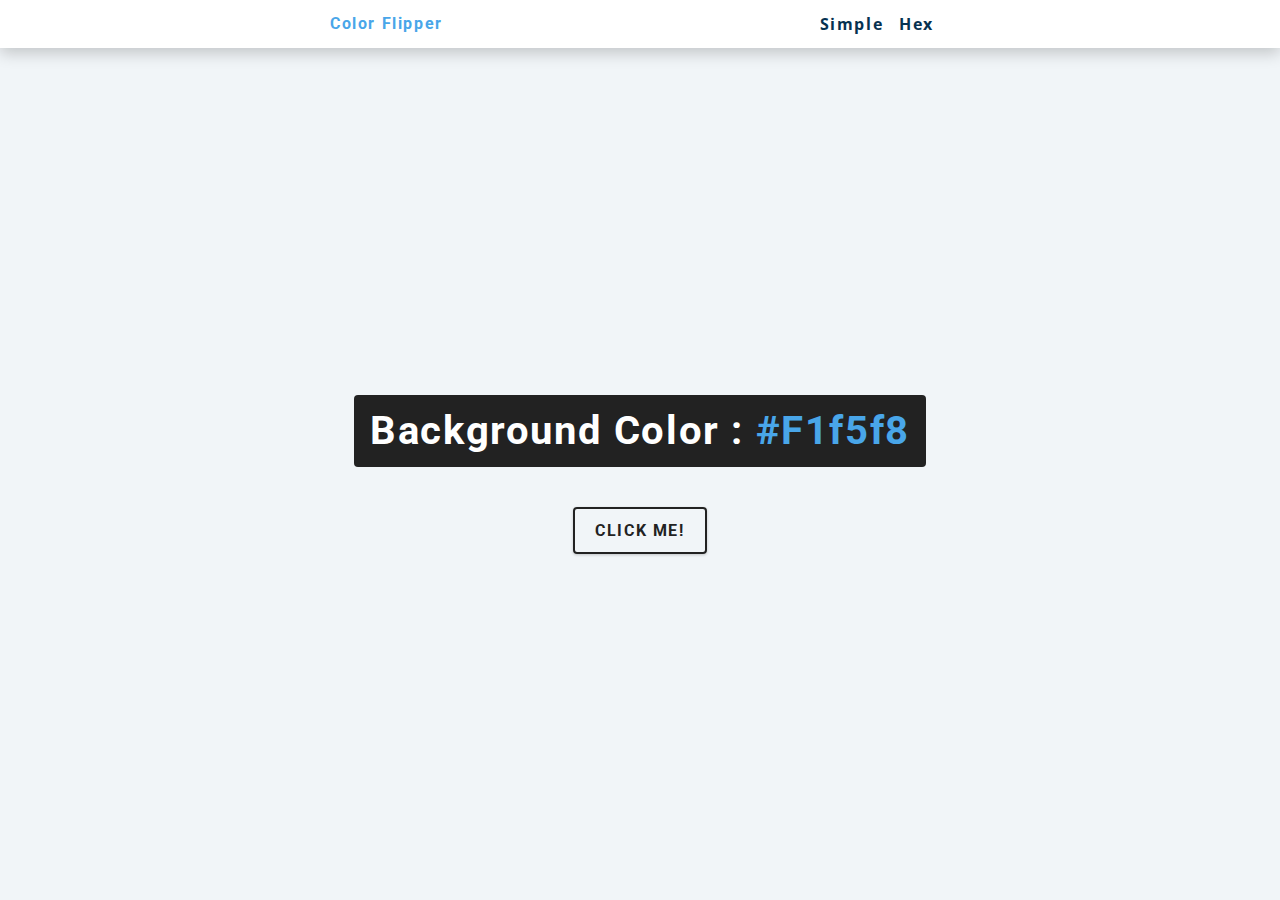
<file: Color Flipper/index.html>
<!DOCTYPE html>
<html lang="en">
  <head>
    <meta charset="UTF-8" />
    <meta name="viewport" content="width=device-width, initial-scale=1.0" />
    <title>Color Flipper || Simple</title>

    <!-- styles -->
    <link rel="stylesheet" href="styles.css" />
  </head>
  <body>
    <nav>
      <div class="nav-center">
        <h4>Color Flipper</h4>
        <ul class="nav-links">
          <li>
            <a href="index.html">Simple</a>
          </li>
          <li>
            <a href="hex.html">Hex</a>
          </li>
        </ul>
      </div>
    </nav>
    <main>
      <div class="container">
        <h2>Background Color : <span class="color">
          #f1f5f8
        </span></h2>
        <button class="btn btn-hero" id="btn">Click Me!</button>
      </div>
    </main>
    <!-- javascript -->
    <script src="app.js"></script>
  </body>
</html>
</file>
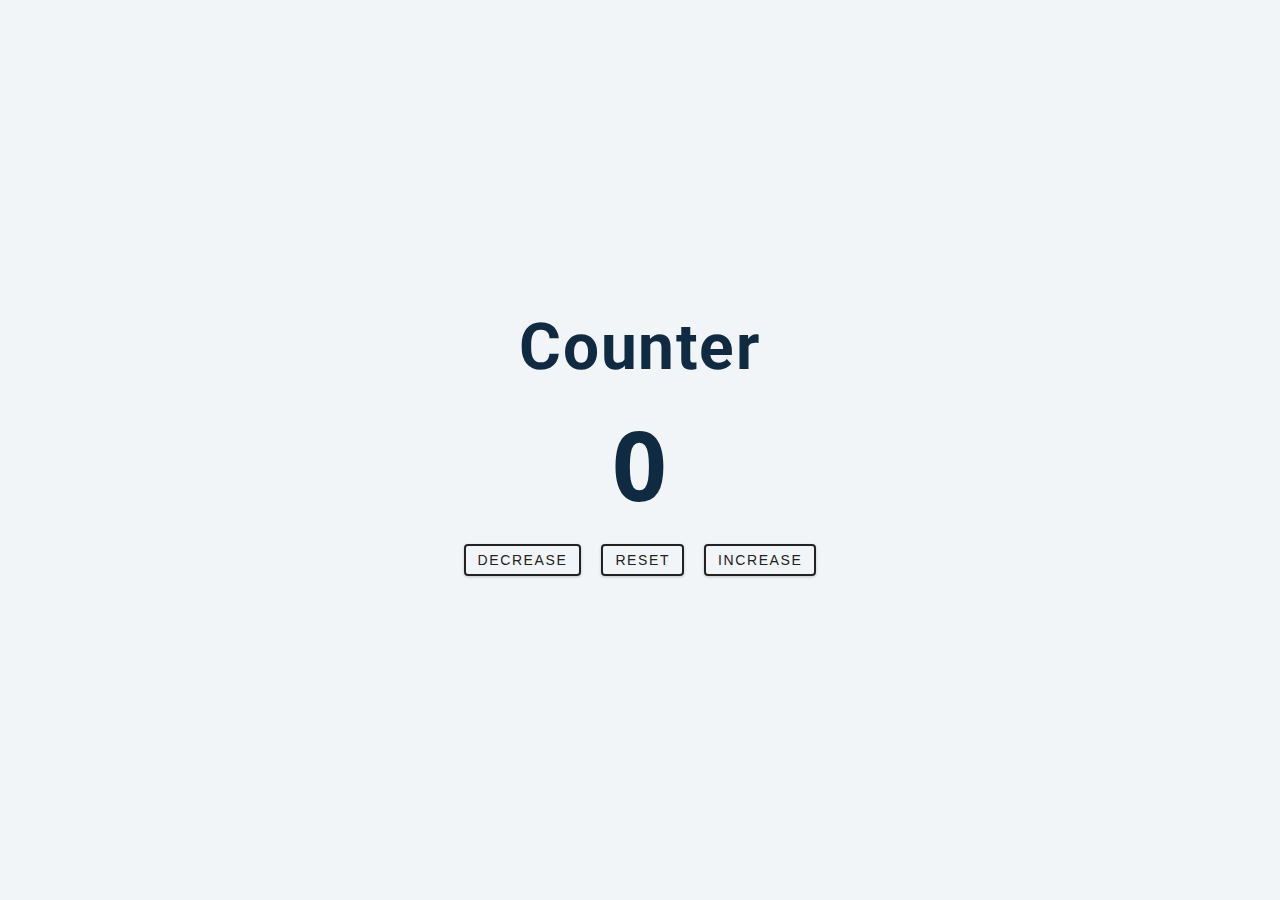
<file: Counter/index.html>
<!DOCTYPE html>
<html lang="en">
  <head>
    <meta charset="UTF-8" />
    <meta name="viewport" content="width=device-width, initial-scale=1.0" />
    <title>Counter</title>

    <!-- styles -->
    <link rel="stylesheet" href="styles.css" />
  </head>
  <body>
    <main>
      <div class="container">
        <h1>
          Counter
        </h1>
        <span id="value">0</span>
        <div class="button-container">
          <button class="btn decrease">Decrease</button>
          <button class="btn reset">Reset</button>
          <button class="btn increase">Increase</button>
        </div>
      </div>
    </main>
    <!-- javascript -->
    <script src="app.js"></script>
  </body>
</html>
</file>
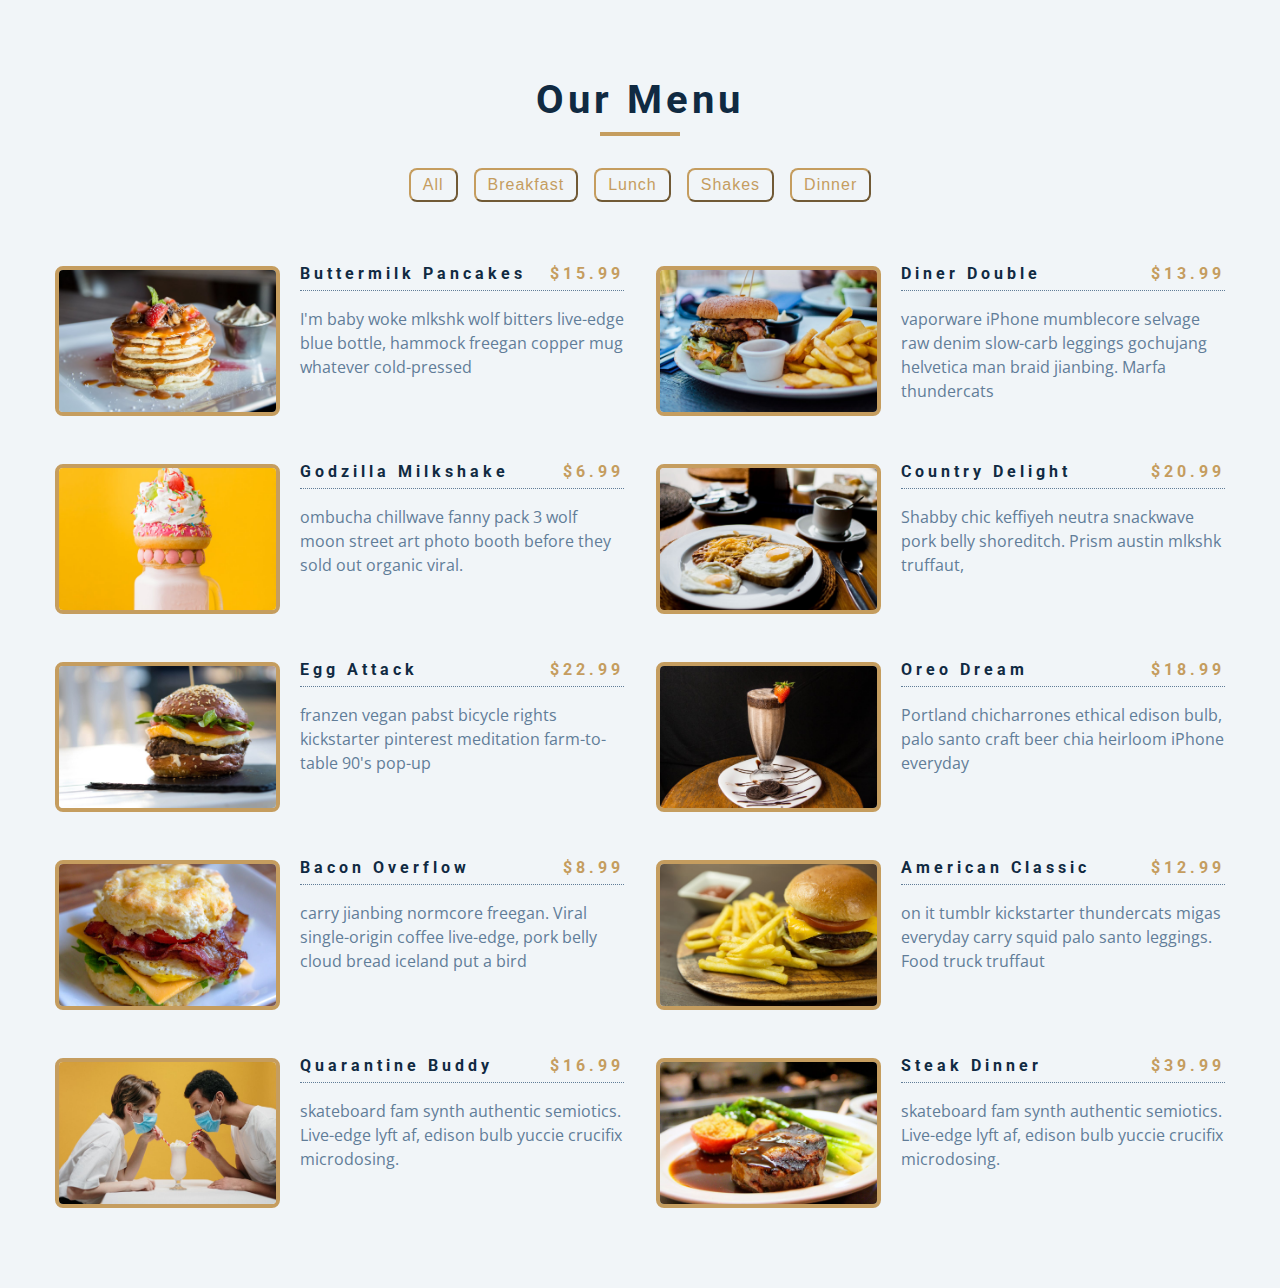
<file: Menu/index.html>
<!DOCTYPE html>
<html lang="en">
  <head>
    <meta charset="UTF-8" />
    <meta name="viewport" content="width=device-width, initial-scale=1.0" />
    <title>Starter</title>
    <!-- font-awesome -->
    <link
      rel="stylesheet"
      href="https://cdnjs.cloudflare.com/ajax/libs/font-awesome/5.14.0/css/all.min.css"
    />
    <!-- styles -->
    <link rel="stylesheet" href="styles.css" />
  </head>
  <body>
    <section class="menu">
      <!-- title -->
      <div class="title">
        <h2>our menu</h2>
        <div class="underline"></div>
      </div>
      <!-- filter buttons -->
      <div class="btn-container">
        <!-- <button class="filter-btn" type="button" data-id="all">All</button>
        <button class="filter-btn" type="button" data-id="breakfast">BreakFast</button>
        <button class="filter-btn" type="button" data-id="lunch">Lunch</button>
        <button class="filter-btn" type="button" data-id="shakes">Shakes</button> -->
      </div>
      <!-- menu items -->
      <div class="section-center">
        <!-- single item -->
        <!-- <article class="menu-item">
            <img src="./menu-item.jpeg" class="photo" alt="menu">
            <div class="item-info">
              <header>
                <h4>buttermilk pancakes</h4>
                <h4 class="price">$15</h4>
              </header>
              <p class="item-text">
                Lorem ipsum dolor sit amet consectetur adipisicing elit. Error suscipit quas magnam ducimus quod aliquid odit est ex iste necessitatibus!
              </p>
            </div>
        </article> -->
        <!-- end of single item -->
      </div>
    </section>
    <!-- javascript -->
    <script src="app.js"></script>
  </body>
</html>
</file>
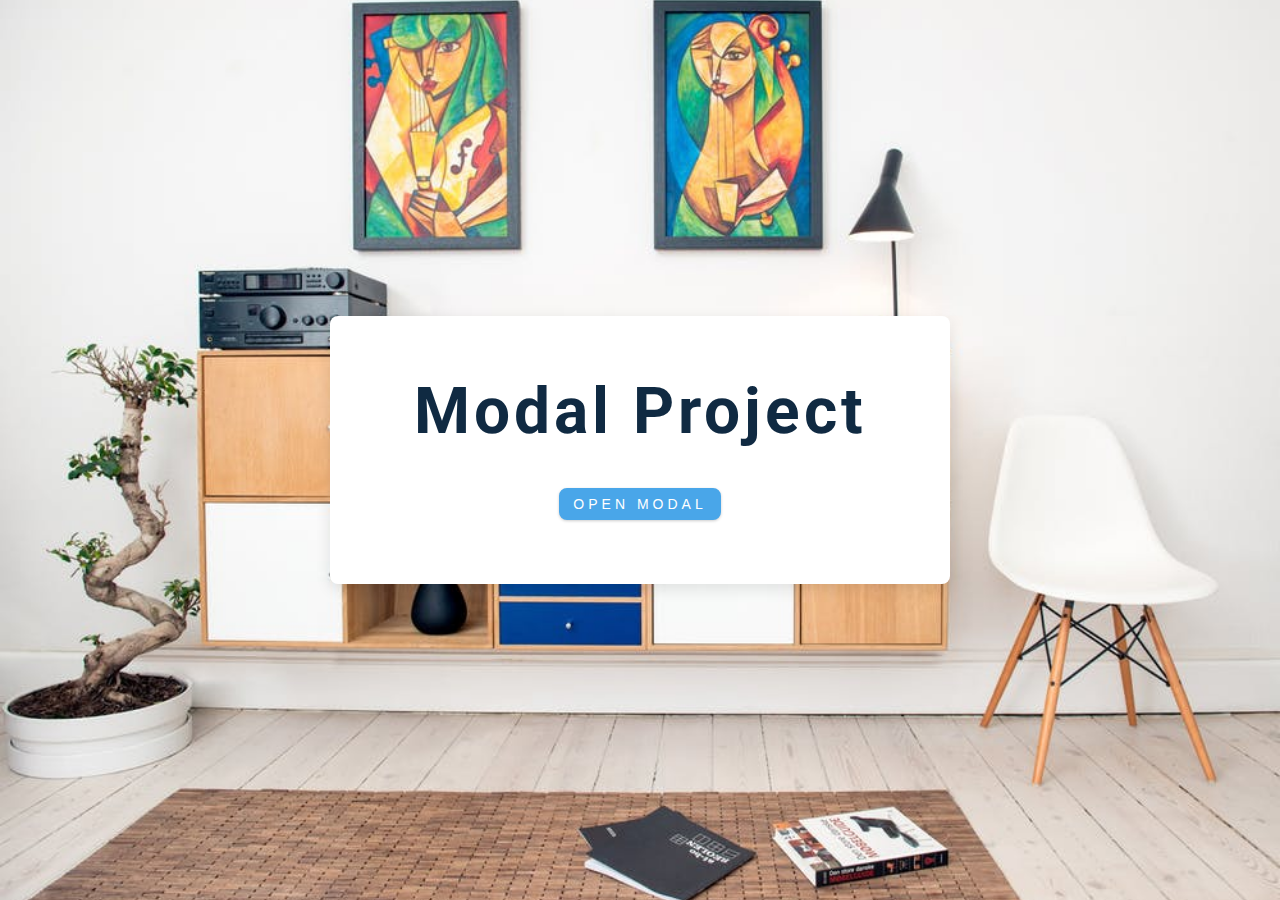
<file: Modal/index.html>
<!DOCTYPE html>
<html lang="en">
  <head>
    <meta charset="UTF-8" />
    <meta name="viewport" content="width=device-width, initial-scale=1.0" />
    <title>Modal</title>
    <!-- font-awesome -->
    <link
      rel="stylesheet"
      href="https://cdnjs.cloudflare.com/ajax/libs/font-awesome/5.14.0/css/all.min.css"
    />
    <!-- styles -->
    <link rel="stylesheet" href="styles.css" />
  </head>
  <body>
    <!-- hero -->
    <header class="hero">
      <div class="banner">
        <h1>modal project</h1>
        <button class="btn modal-btn">
          open modal
        </button>
      </div>
    </header>
    <!-- end of hero -->
    <!-- modal -->
    <div class="modal-overlay">
      <div class="modal-container">
        <h3>modal content</h3>
        <button class="close-btn">
          <i class="fas fa-times"></i>
        </button>
      </div>
    </div>
    <!-- javascript -->
    <script src="app.js"></script>
  </body>
</html>
</file>
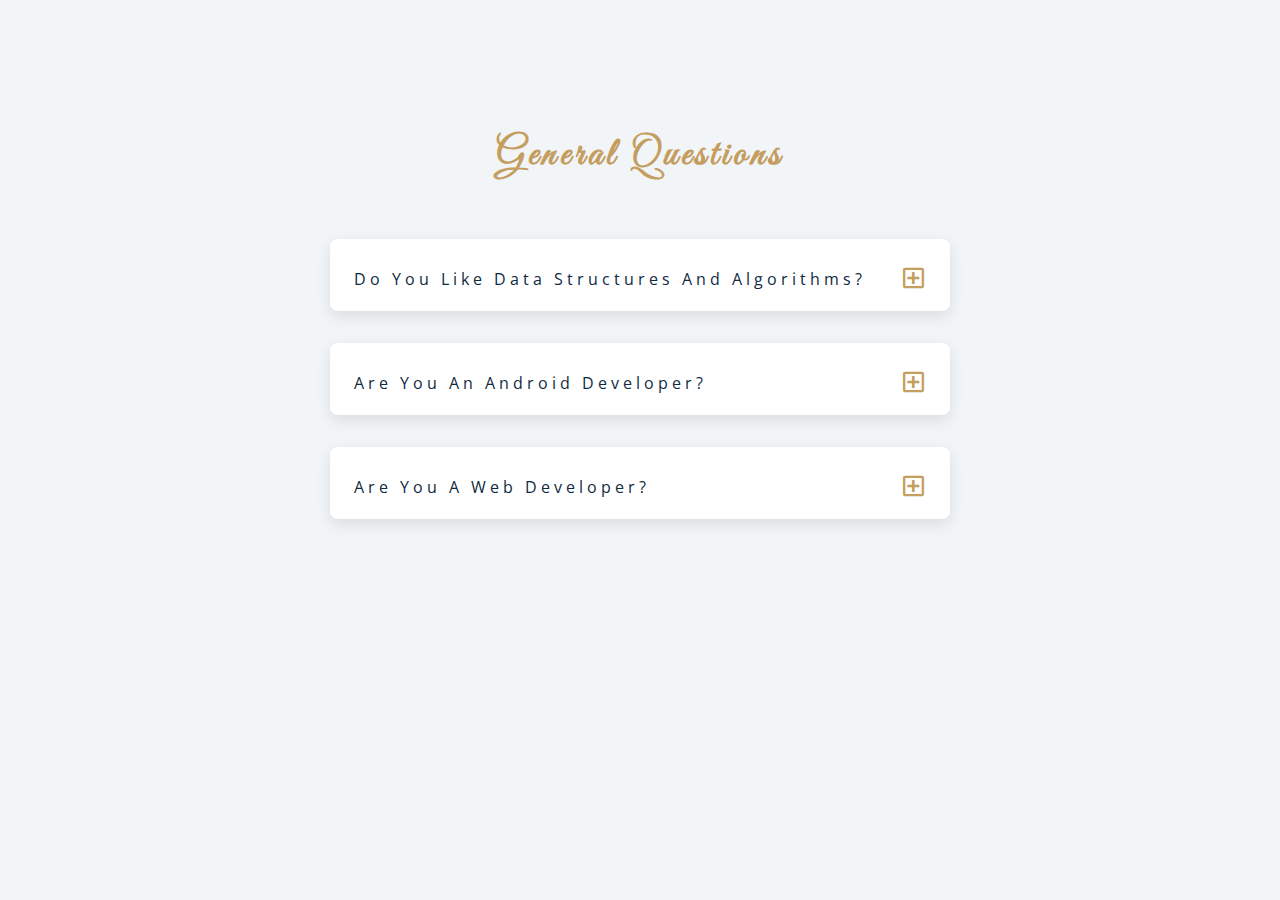
<file: Questions/index.html>
<!DOCTYPE html>
<html lang="en">
  <head>
    <meta charset="UTF-8" />
    <meta name="viewport" content="width=device-width, initial-scale=1.0" />
    <title>Q & A</title>
    <!-- font-awesome -->
    <link
      rel="stylesheet"
      href="https://cdnjs.cloudflare.com/ajax/libs/font-awesome/5.14.0/css/all.min.css"
    />
    <!-- extra fonts -->
    <link
      href="https://fonts.googleapis.com/css?family=Great+Vibes&display=swap"
      rel="stylesheet"
    />
    <!-- styles -->
    <link rel="stylesheet" href="styles.css" />
  </head>
  <body>
    <section class="questions">
      <!-- title -->
      <div class="title">
        <h2>general questions</h2>
      </div>
      <!-- questions -->
      <div class="section-center">
        <!-- single question -->
        <article class="question">
          <!-- question title -->
          <div class="question-title">
            <p>do you like data structures and algorithms?</p>
            <button type="button" class="question-btn">
              <span class="plus-icon">
                <i class="far fa-plus-square"></i>
              </span>
              <span class="minus-icon">
                <i class="far fa-minus-square"></i>
              </span>
            </button>
          </div>
          <!-- question-text -->
          <div class="question-text">
            <p>Lorem ipsum dolor sit amet consectetur adipisicing elit. At, deserunt quo culpa temporibus quod non magni molestiae iure quae maxime itaque. Dolore nam, nisi minima id tempora fugiat suscipit amet.</p>
          </div>
        </article>
        <!-- end of question -->
        <!-- single question -->
        <article class="question">
          <!-- question title -->
          <div class="question-title">
            <p>are you an android developer?</p>
            <button type="button" class="question-btn">
              <span class="plus-icon">
                <i class="far fa-plus-square"></i>
              </span>
              <span class="minus-icon">
                <i class="far fa-minus-square"></i>
              </span>
            </button>
          </div>
          <!-- question-text -->
          <div class="question-text">
            <p>Lorem ipsum dolor sit amet consectetur adipisicing elit. At, deserunt quo culpa temporibus quod non magni molestiae iure quae maxime itaque. Dolore nam, nisi minima id tempora fugiat suscipit amet.</p>
          </div>
        </article>
        <!-- end of question -->
        <!-- single question -->
        <article class="question">
          <!-- question title -->
          <div class="question-title">
            <p>are you a web developer?</p>
            <button type="button" class="question-btn">
              <span class="plus-icon">
                <i class="far fa-plus-square"></i>
              </span>
              <span class="minus-icon">
                <i class="far fa-minus-square"></i>
              </span>
            </button>
          </div>
          <!-- question-text -->
          <div class="question-text">
            <p>Lorem ipsum dolor sit amet consectetur adipisicing elit. At, deserunt quo culpa temporibus quod non magni molestiae iure quae maxime itaque. Dolore nam, nisi minima id tempora fugiat suscipit amet.</p>
          </div>
        </article>
        <!-- end of question -->
      </div>
    </section>
    <!-- javascript -->
    <script src="app.js"></script>
  </body>
</html>
</file>
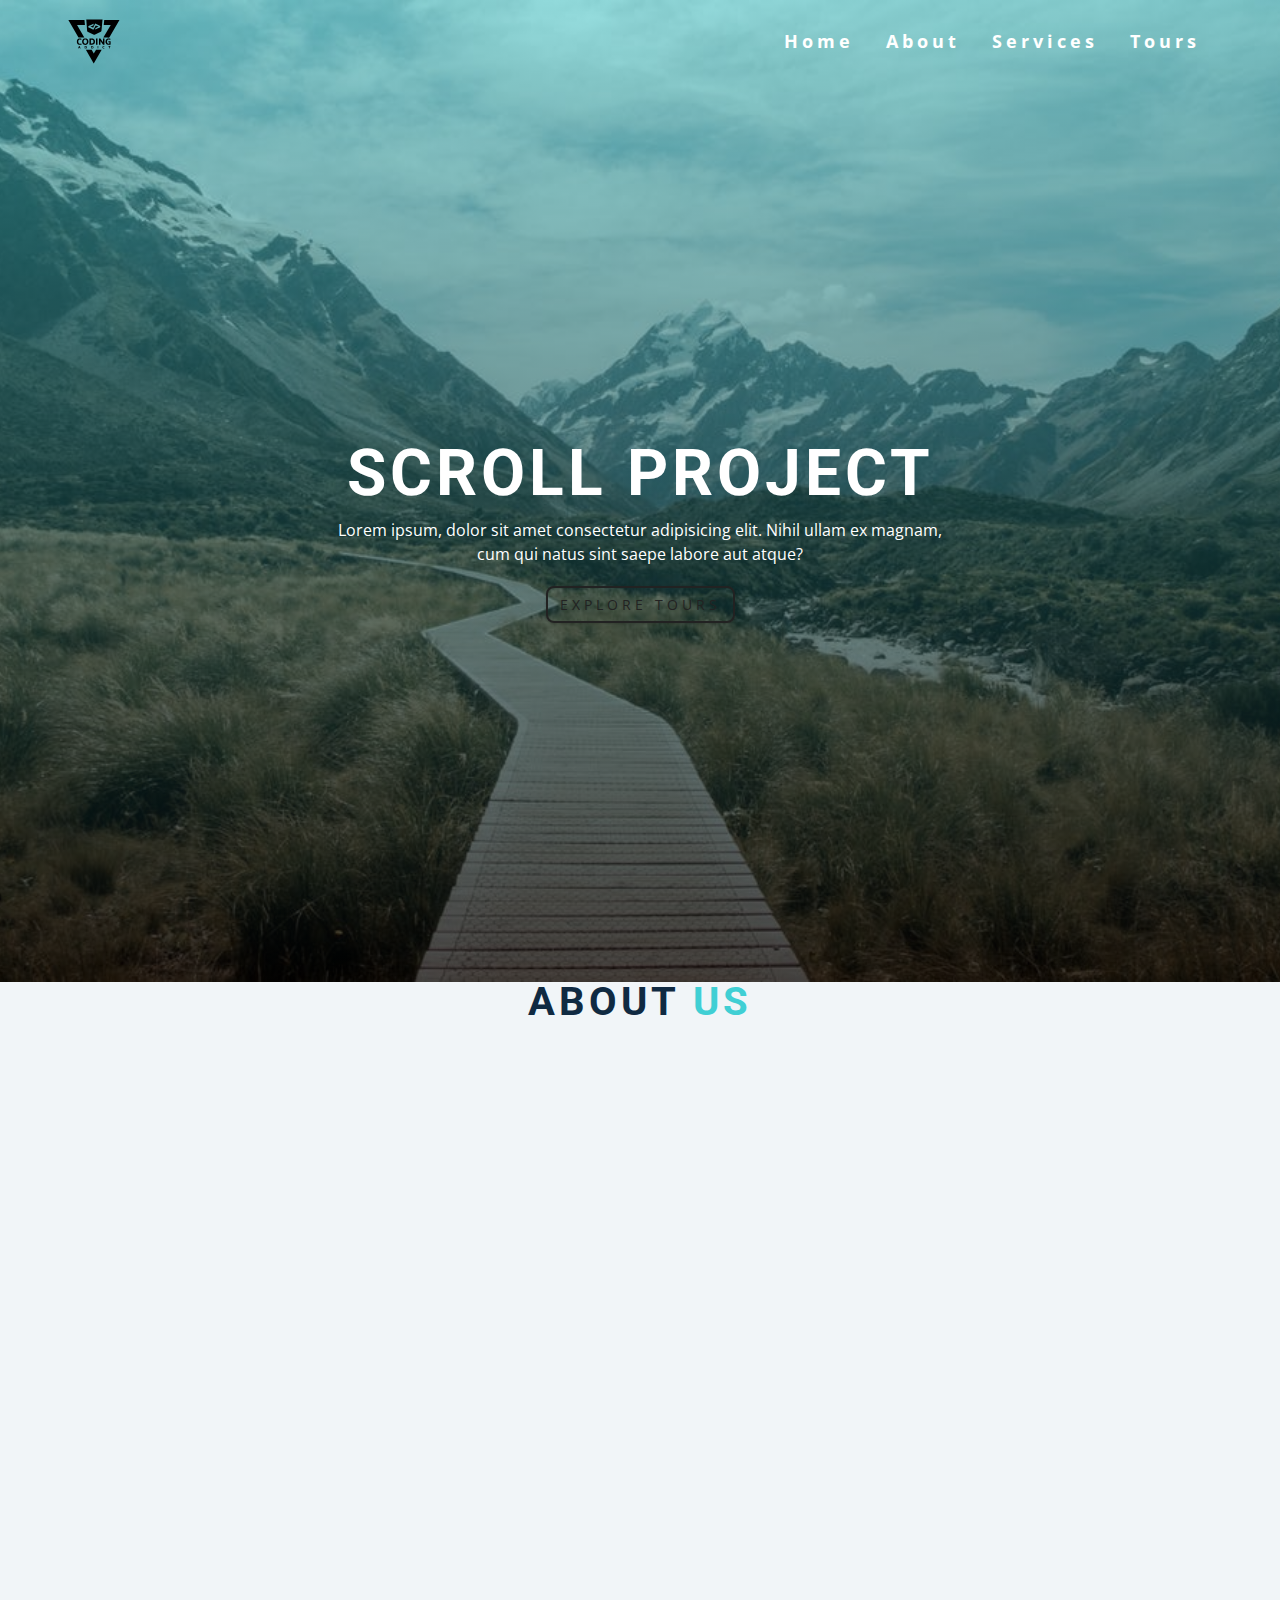
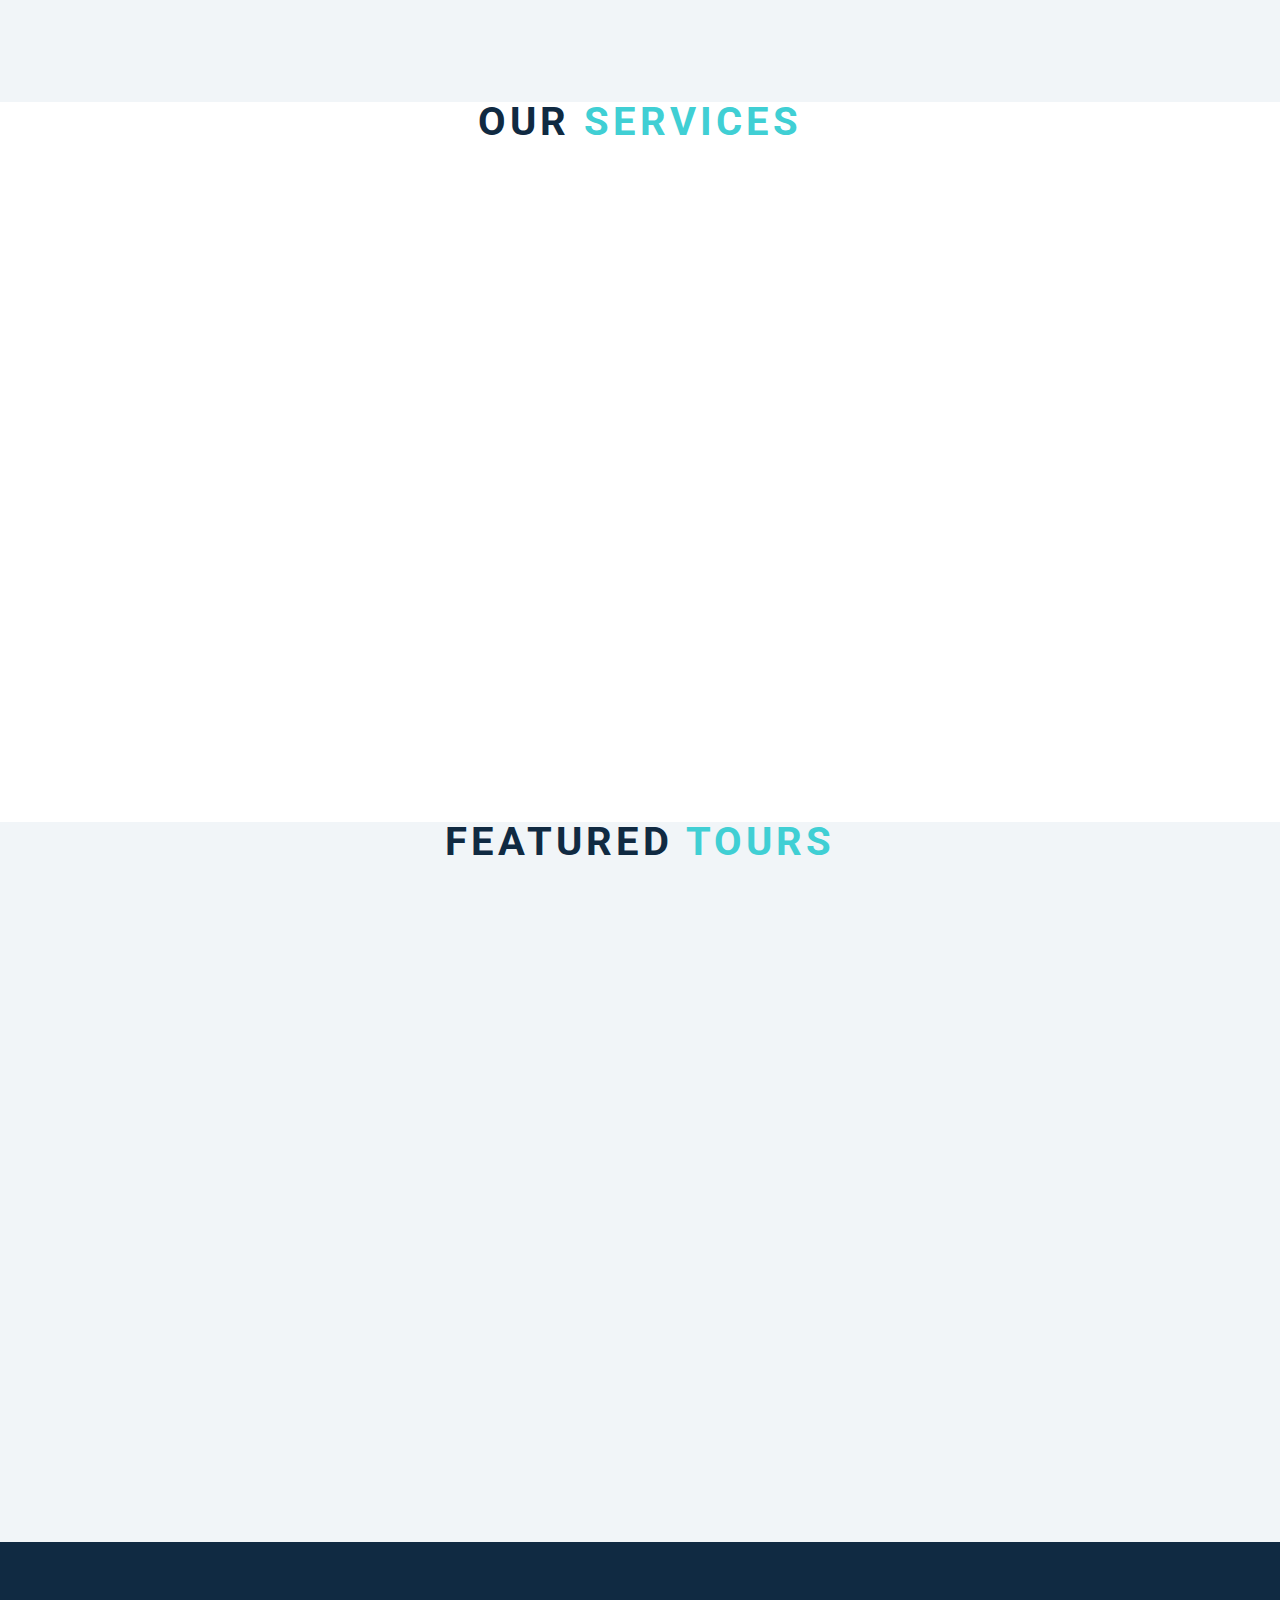
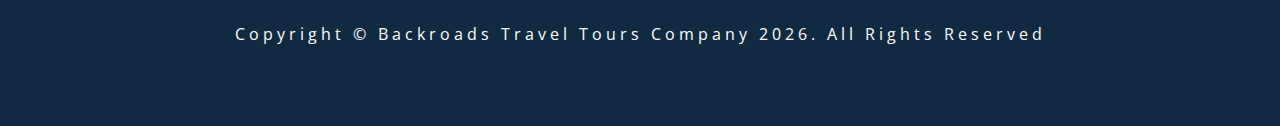
<file: Scroll/index.html>
<!DOCTYPE html>
<html lang="en">
  <head>
    <meta charset="UTF-8" />
    <meta name="viewport" content="width=device-width, initial-scale=1.0" />
    <title>Scroll</title>
    <!-- font-awesome -->
    <link
      rel="stylesheet"
      href="https://cdnjs.cloudflare.com/ajax/libs/font-awesome/5.14.0/css/all.min.css"
    />
    <!-- styles -->
    <link rel="stylesheet" href="styles.css" />
  </head>
  <body>
    <!-- header -->
    <header id="home">
      <!-- navbar -->
      <nav id="nav">
        <div class="nav-center">
          <!-- nav-header -->
          <div class="nav-header">
            <img src="./logo.svg" alt="logo" class="logo" />
            <button class="nav-toggle">
              <i class="fas fa-bars"></i>
            </button>
          </div>
          <!-- links -->
          <div class="links-container">
            <ul class="links">
              <li>
                <a href="#home" class="scroll-link">home</a>
              </li>
              <li>
                <a href="#about" class="scroll-link">about</a>
              </li>
              <li>
                <a href="#services" class="scroll-link">services</a>
              </li>
              <li>
                <a href="#tours" class="scroll-link">tours</a>
              </li>
            </ul>            
          </div>
        </div>
      </nav>
      <!-- banner -->
      <div class="banner">
        <div class="container">
          <h1>scroll project</h1>
          <p>Lorem ipsum, dolor sit amet consectetur adipisicing elit. Nihil ullam ex magnam, cum qui natus sint saepe labore aut atque?</p>
          <a href="#tours" class="scroll-link btn btn-while">explore tours</a>
        </div>
      </div>
    </header>
    <!-- about -->
    <section id="about">
      <div class="title">
        <h2>about <span>us</span></h2>
      </div>
    </section>
    <!-- services -->
    <section id="services">
      <div class="title">
        <h2>our <span>services</span></h2>
      </div>
    </section>
    <!-- tours -->
    <section id="tours">
      <div class="title">
        <h2>featured <span>tours</span></h2>
      </div>
    </section>
    <!-- footer -->
    <footer class="section">
      <p>
        copyright &copy; backroads travel tours company <span id="date"></span>. all rights reserved
      </p>
    </footer>
    <!-- back to top button -->
    <a href="#home" class="scroll-link top-link">
      <i class="fas fa-arrow-up"></i>
    </a>
    <!-- javascript -->
    <script src="app.js"></script>
  </body>
</html>
</file>
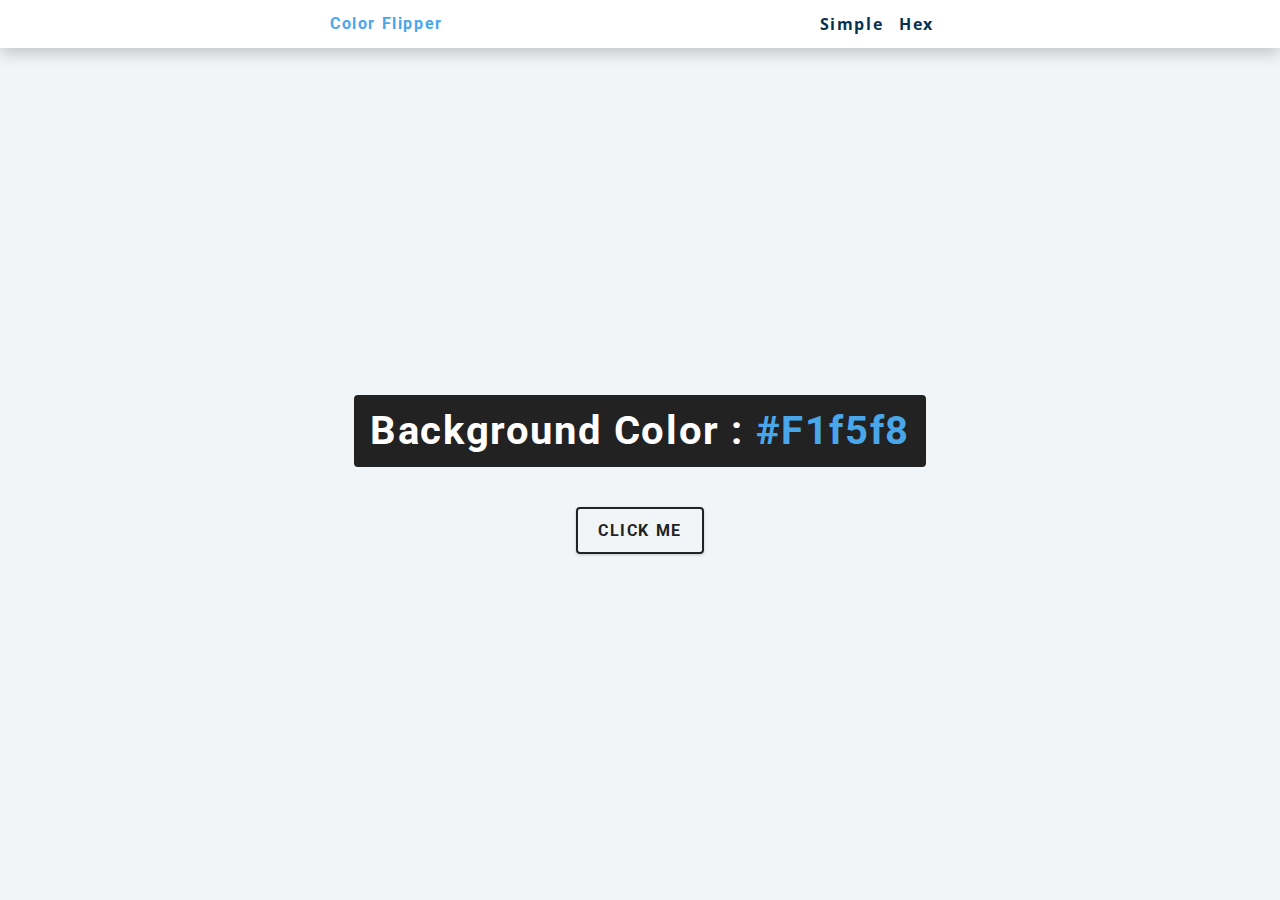
<file: Color Flipper/hex.html>
<!DOCTYPE html>
<html lang="en">
  <head>
    <meta charset="UTF-8" />
    <meta name="viewport" content="width=device-width, initial-scale=1.0" />
    <title>
      Color Flipper || Simple
    </title>

    <!-- styles -->
    <link rel="stylesheet" href="styles.css" />
  </head>

  <body>
    <nav>
      <div class="nav-center">
        <h4>color flipper</h4>
        <ul class="nav-links">
          <li><a href="index.html">simple</a></li>
          <li><a href="hex.html">hex</a></li>
        </ul>
      </div>
    </nav>
    <main>
      <div class="container">
        <h2>background color : <span class="color">#f1f5f8</span></h2>
        <button class="btn btn-hero" id="btn">click me</button>
      </div>
    </main>
    <!-- javascript -->
    <script src="hex.js"></script>
  </body>
</html>
</file>
<file: Color Flipper/styles.css>
/*
=============== 
Fonts
===============
*/
@import url("https://fonts.googleapis.com/css?family=Open+Sans|Roboto:400,700&display=swap");

/*
=============== 
Variables
===============
*/

:root {
  /* dark shades of primary color*/
  --clr-primary-1: hsl(205, 86%, 17%);
  --clr-primary-2: hsl(205, 77%, 27%);
  --clr-primary-3: hsl(205, 72%, 37%);
  --clr-primary-4: hsl(205, 63%, 48%);
  /* primary/main color */
  --clr-primary-5: hsl(205, 78%, 60%);
  /* lighter shades of primary color */
  --clr-primary-6: hsl(205, 89%, 70%);
  --clr-primary-7: hsl(205, 90%, 76%);
  --clr-primary-8: hsl(205, 86%, 81%);
  --clr-primary-9: hsl(205, 90%, 88%);
  --clr-primary-10: hsl(205, 100%, 96%);
  /* darkest grey - used for headings */
  --clr-grey-1: hsl(209, 61%, 16%);
  --clr-grey-2: hsl(211, 39%, 23%);
  --clr-grey-3: hsl(209, 34%, 30%);
  --clr-grey-4: hsl(209, 28%, 39%);
  /* grey used for paragraphs */
  --clr-grey-5: hsl(210, 22%, 49%);
  --clr-grey-6: hsl(209, 23%, 60%);
  --clr-grey-7: hsl(211, 27%, 70%);
  --clr-grey-8: hsl(210, 31%, 80%);
  --clr-grey-9: hsl(212, 33%, 89%);
  --clr-grey-10: hsl(210, 36%, 96%);
  --clr-white: #fff;
  --clr-red-dark: hsl(360, 67%, 44%);
  --clr-red-light: hsl(360, 71%, 66%);
  --clr-green-dark: hsl(125, 67%, 44%);
  --clr-green-light: hsl(125, 71%, 66%);
  --clr-black: #222;
  --ff-primary: "Roboto", sans-serif;
  --ff-secondary: "Open Sans", sans-serif;
  --transition: all 0.3s linear;
  --spacing: 0.1rem;
  --radius: 0.25rem;
  --light-shadow: 0 5px 15px rgba(0, 0, 0, 0.1);
  --dark-shadow: 0 5px 15px rgba(0, 0, 0, 0.2);
  --max-width: 1170px;
  --fixed-width: 620px;
}
/*
=============== 
Global Styles
===============
*/

*,
::after,
::before {
  margin: 0;
  padding: 0;
  box-sizing: border-box;
}
body {
  font-family: var(--ff-secondary);
  background: var(--clr-grey-10);
  color: var(--clr-grey-1);
  line-height: 1.5;
  font-size: 0.875rem;
}
ul {
  list-style-type: none;
}
a {
  text-decoration: none;
}
h1,
h2,
h3,
h4 {
  letter-spacing: var(--spacing);
  text-transform: capitalize;
  line-height: 1.25;
  margin-bottom: 0.75rem;
  font-family: var(--ff-primary);
}
h1 {
  font-size: 3rem;
}
h2 {
  font-size: 2rem;
}
h3 {
  font-size: 1.25rem;
}
h4 {
  font-size: 0.875rem;
}
p {
  margin-bottom: 1.25rem;
  color: var(--clr-grey-5);
}
@media screen and (min-width: 800px) {
  h1 {
    font-size: 4rem;
  }
  h2 {
    font-size: 2.5rem;
  }
  h3 {
    font-size: 1.75rem;
  }
  h4 {
    font-size: 1rem;
  }
  body {
    font-size: 1rem;
  }
  h1,
  h2,
  h3,
  h4 {
    line-height: 1;
  }
}
/*  global classes */

/* section */
.section {
  padding: 5rem 0;
}

.section-center {
  width: 90vw;
  margin: 0 auto;
  max-width: 1170px;
}
@media screen and (min-width: 992px) {
  .section-center {
    width: 95vw;
  }
}
main {
  min-height: 100vh;
  display: grid;
  place-items: center;
}

/*
=============== 
Nav
===============
*/
nav {
  background: var(--clr-white);
  height: 3rem;
  display: grid;
  align-items: center;
  box-shadow: var(--dark-shadow);
}
.nav-center {
  width: 90vw;
  max-width: var(--fixed-width);
  margin: 0 auto;
  display: flex;
  align-items: center;
  justify-content: space-between;
}
.nav-center h4 {
  margin-bottom: 0;
  color: var(--clr-primary-5);
}
.nav-links {
  display: flex;
}
nav a {
  text-transform: capitalize;
  font-weight: 700;
  font-size: 1rem;
  color: var(--clr-primary-1);
  letter-spacing: var(--spacing);
  margin-right: 1rem;
}
nav a:hover {
  color: var(--clr-primary-5);
}
/*
=============== 
Container
===============
*/
main {
  min-height: calc(100vh - 3rem);
  display: grid;
  place-items: center;
}
.container {
  text-align: center;
}
.container h2 {
  background: var(--clr-black);
  color: var(--clr-white);
  padding: 1rem;
  border-radius: var(--radius);
  margin-bottom: 2.5rem;
}
.color {
  color: var(--clr-primary-5);
}
.btn-hero {
  font-family: var(--ff-primary);
  text-transform: uppercase;
  background: transparent;
  color: var(--clr-black);
  letter-spacing: var(--spacing);
  display: inline-block;
  font-weight: 700;
  transition: var(--transition);
  border: 2px solid var(--clr-black);
  cursor: pointer;
  box-shadow: 0 1px 3px rgba(0, 0, 0, 0.2);
  border-radius: var(--radius);
  font-size: 1rem;
  padding: 0.75rem 1.25rem;
}
.btn-hero:hover {
  color: var(--clr-white);
  background: var(--clr-black);
}
</file>
<file: Counter/styles.css>
/*
=============== 
Fonts
===============
*/
@import url("https://fonts.googleapis.com/css?family=Open+Sans|Roboto:400,700&display=swap");

/*
=============== 
Variables
===============
*/

:root {
  /* dark shades of primary color*/
  --clr-primary-1: hsl(205, 86%, 17%);
  --clr-primary-2: hsl(205, 77%, 27%);
  --clr-primary-3: hsl(205, 72%, 37%);
  --clr-primary-4: hsl(205, 63%, 48%);
  /* primary/main color */
  --clr-primary-5: hsl(205, 78%, 60%);
  /* lighter shades of primary color */
  --clr-primary-6: hsl(205, 89%, 70%);
  --clr-primary-7: hsl(205, 90%, 76%);
  --clr-primary-8: hsl(205, 86%, 81%);
  --clr-primary-9: hsl(205, 90%, 88%);
  --clr-primary-10: hsl(205, 100%, 96%);
  /* darkest grey - used for headings */
  --clr-grey-1: hsl(209, 61%, 16%);
  --clr-grey-2: hsl(211, 39%, 23%);
  --clr-grey-3: hsl(209, 34%, 30%);
  --clr-grey-4: hsl(209, 28%, 39%);
  /* grey used for paragraphs */
  --clr-grey-5: hsl(210, 22%, 49%);
  --clr-grey-6: hsl(209, 23%, 60%);
  --clr-grey-7: hsl(211, 27%, 70%);
  --clr-grey-8: hsl(210, 31%, 80%);
  --clr-grey-9: hsl(212, 33%, 89%);
  --clr-grey-10: hsl(210, 36%, 96%);
  --clr-white: #fff;
  --clr-red-dark: hsl(360, 67%, 44%);
  --clr-red-light: hsl(360, 71%, 66%);
  --clr-green-dark: hsl(125, 67%, 44%);
  --clr-green-light: hsl(125, 71%, 66%);
  --clr-black: #222;
  --ff-primary: "Roboto", sans-serif;
  --ff-secondary: "Open Sans", sans-serif;
  --transition: all 0.3s linear;
  --spacing: 0.1rem;
  --radius: 0.25rem;
  --light-shadow: 0 5px 15px rgba(0, 0, 0, 0.1);
  --dark-shadow: 0 5px 15px rgba(0, 0, 0, 0.2);
  --max-width: 1170px;
  --fixed-width: 620px;
}
/*
=============== 
Global Styles
===============
*/

*,
::after,
::before {
  margin: 0;
  padding: 0;
  box-sizing: border-box;
}
body {
  font-family: var(--ff-secondary);
  background: var(--clr-grey-10);
  color: var(--clr-grey-1);
  line-height: 1.5;
  font-size: 0.875rem;
}
ul {
  list-style-type: none;
}
a {
  text-decoration: none;
}
h1,
h2,
h3,
h4 {
  letter-spacing: var(--spacing);
  text-transform: capitalize;
  line-height: 1.25;
  margin-bottom: 0.75rem;
  font-family: var(--ff-primary);
}
h1 {
  font-size: 3rem;
}
h2 {
  font-size: 2rem;
}
h3 {
  font-size: 1.25rem;
}
h4 {
  font-size: 0.875rem;
}
p {
  margin-bottom: 1.25rem;
  color: var(--clr-grey-5);
}
@media screen and (min-width: 800px) {
  h1 {
    font-size: 4rem;
  }
  h2 {
    font-size: 2.5rem;
  }
  h3 {
    font-size: 1.75rem;
  }
  h4 {
    font-size: 1rem;
  }
  body {
    font-size: 1rem;
  }
  h1,
  h2,
  h3,
  h4 {
    line-height: 1;
  }
}
/*  global classes */

/* section */
.section {
  padding: 5rem 0;
}

.section-center {
  width: 90vw;
  margin: 0 auto;
  max-width: 1170px;
}
@media screen and (min-width: 992px) {
  .section-center {
    width: 95vw;
  }
}
main {
  min-height: 100vh;
  display: grid;
  place-items: center;
}

/*
=============== 
Counter
===============
*/

main {
  min-height: 100vh;
  display: grid;
  place-items: center;
}
.container {
  text-align: center;
}
#value {
  font-size: 6rem;
  font-weight: bold;
}
.btn {
  text-transform: uppercase;
  background: transparent;
  color: var(--clr-black);
  padding: 0.375rem 0.75rem;
  letter-spacing: var(--spacing);
  display: inline-block;
  transition: var(--transition);
  font-size: 0.875rem;
  border: 2px solid var(--clr-black);
  cursor: pointer;
  box-shadow: 0 1px 3px rgba(0, 0, 0, 0.2);
  border-radius: var(--radius);
  margin: 0.5rem;
}
.btn:hover {
  color: var(--clr-white);
  background: var(--clr-black);
}
</file>
<file: Menu/styles.css>
/*
=============== 
Fonts
===============
*/
@import url("https://fonts.googleapis.com/css?family=Open+Sans|Roboto:400,700&display=swap");

/*
=============== 
Variables
===============
*/

:root {
  /* dark shades of primary color*/
  --clr-primary-1: hsl(205, 86%, 17%);
  --clr-primary-2: hsl(205, 77%, 27%);
  --clr-primary-3: hsl(205, 72%, 37%);
  --clr-primary-4: hsl(205, 63%, 48%);
  /* primary/main color */
  --clr-primary-5: #49a6e9;
  /* lighter shades of primary color */
  --clr-primary-6: hsl(205, 89%, 70%);
  --clr-primary-7: hsl(205, 90%, 76%);
  --clr-primary-8: hsl(205, 86%, 81%);
  --clr-primary-9: hsl(205, 90%, 88%);
  --clr-primary-10: hsl(205, 100%, 96%);
  /* darkest grey - used for headings */
  --clr-grey-1: hsl(209, 61%, 16%);
  --clr-grey-2: hsl(211, 39%, 23%);
  --clr-grey-3: hsl(209, 34%, 30%);
  --clr-grey-4: hsl(209, 28%, 39%);
  /* grey used for paragraphs */
  --clr-grey-5: hsl(210, 22%, 49%);
  --clr-grey-6: hsl(209, 23%, 60%);
  --clr-grey-7: hsl(211, 27%, 70%);
  --clr-grey-8: hsl(210, 31%, 80%);
  --clr-grey-9: hsl(212, 33%, 89%);
  --clr-grey-10: hsl(210, 36%, 96%);
  --clr-white: #fff;
  --clr-red-dark: hsl(360, 67%, 44%);
  --clr-red-light: hsl(360, 71%, 66%);
  --clr-green-dark: hsl(125, 67%, 44%);
  --clr-green-light: hsl(125, 71%, 66%);
  --clr-gold: #c59d5f;
  --clr-black: #222;
  --ff-primary: "Roboto", sans-serif;
  --ff-secondary: "Open Sans", sans-serif;
  --transition: all 0.3s linear;
  --spacing: 0.25rem;
  --radius: 0.5rem;
  --light-shadow: 0 5px 15px rgba(0, 0, 0, 0.1);
  --dark-shadow: 0 5px 15px rgba(0, 0, 0, 0.2);
  --max-width: 1170px;
  --fixed-width: 620px;
}
/*
=============== 
Global Styles
===============
*/

*,
::after,
::before {
  margin: 0;
  padding: 0;
  box-sizing: border-box;
}
body {
  font-family: var(--ff-secondary);
  background: var(--clr-grey-10);
  color: var(--clr-grey-1);
  line-height: 1.5;
  font-size: 0.875rem;
}
ul {
  list-style-type: none;
}
a {
  text-decoration: none;
}
img:not(.logo) {
  width: 100%;
}
img {
  display: block;
}

h1,
h2,
h3,
h4 {
  letter-spacing: var(--spacing);
  text-transform: capitalize;
  line-height: 1.25;
  margin-bottom: 0.75rem;
  font-family: var(--ff-primary);
}
h1 {
  font-size: 3rem;
}
h2 {
  font-size: 2rem;
}
h3 {
  font-size: 1.25rem;
}
h4 {
  font-size: 0.875rem;
}
p {
  margin-bottom: 1.25rem;
  color: var(--clr-grey-5);
}
@media screen and (min-width: 800px) {
  h1 {
    font-size: 4rem;
  }
  h2 {
    font-size: 2.5rem;
  }
  h3 {
    font-size: 1.75rem;
  }
  h4 {
    font-size: 1rem;
  }
  body {
    font-size: 1rem;
  }
  h1,
  h2,
  h3,
  h4 {
    line-height: 1;
  }
}
/*  global classes */

.btn {
  text-transform: uppercase;
  background: transparent;
  color: var(--clr-black);
  padding: 0.375rem 0.75rem;
  letter-spacing: var(--spacing);
  display: inline-block;
  transition: var(--transition);
  font-size: 0.875rem;
  border: 2px solid var(--clr-black);
  cursor: pointer;
  box-shadow: 0 1px 3px rgba(0, 0, 0, 0.2);
  border-radius: var(--radius);
}
.btn:hover {
  color: var(--clr-white);
  background: var(--clr-black);
}
/* section */
.section {
  padding: 5rem 0;
}

main {
  min-height: 100vh;
  display: grid;
  place-items: center;
}
/*
=============== 
Menu
===============
*/

.menu {
  padding: 5rem 0;
}
.title {
  text-align: center;
  margin-bottom: 2rem;
}
.underline {
  width: 5rem;
  height: 0.25rem;
  background: var(--clr-gold);
  margin-left: auto;
  margin-right: auto;
}
.btn-container {
  margin-bottom: 4rem;
  display: flex;
  justify-content: center;
}
.filter-btn {
  background: transparent;
  border-color: var(--clr-gold);
  font-size: 1rem;
  text-transform: capitalize;
  margin: 0 0.5rem;
  letter-spacing: 1px;
  border-radius: var(--radius);
  padding: 0.375rem 0.75rem;
  color: var(--clr-gold);
  cursor: pointer;
  transition: var(--transition);
}
.filter-btn:hover {
  background: var(--clr-gold);
  color: var(--clr-white);
}
.section-center {
  width: 90vw;
  margin: 0 auto;
  max-width: 1170px;
  display: grid;
  gap: 3rem 2rem;
  justify-items: center;
}
.menu-item {
  display: grid;
  gap: 1rem 2rem;
  max-width: 25rem;
}
.photo {
  object-fit: cover;
  height: 200px;
  border: 0.25rem solid var(--clr-gold);
  border-radius: var(--radius);
}
.item-info header {
  display: flex;
  justify-content: space-between;
  border-bottom: 0.5px dotted var(--clr-grey-5);
}
.item-info h4 {
  margin-bottom: 0.5rem;
}
.price {
  color: var(--clr-gold);
}
.item-text {
  margin-bottom: 0;
  padding-top: 1rem;
}

@media screen and (min-width: 768px) {
  .menu-item {
    grid-template-columns: 225px 1fr;
    gap: 0 1.25rem;
    max-width: 40rem;
  }
  .photo {
    height: 175px;
  }
}
@media screen and (min-width: 1200px) {
  .section-center {
    width: 95vw;
    grid-template-columns: 1fr 1fr;
  }
  .photo {
    height: 150px;
  }
}
</file>
<file: Modal/styles.css>
/*
=============== 
Fonts
===============
*/
@import url("https://fonts.googleapis.com/css?family=Open+Sans|Roboto:400,700&display=swap");

/*
=============== 
Variables
===============
*/

:root {
  /* dark shades of primary color*/
  --clr-primary-1: hsl(205, 86%, 17%);
  --clr-primary-2: hsl(205, 77%, 27%);
  --clr-primary-3: hsl(205, 72%, 37%);
  --clr-primary-4: hsl(205, 63%, 48%);
  /* primary/main color */
  --clr-primary-5: #49a6e9;
  /* --clr-primary-5: rgb(73, 166, 233); */
  /* lighter shades of primary color */
  --clr-primary-6: hsl(205, 89%, 70%);
  --clr-primary-7: hsl(205, 90%, 76%);
  --clr-primary-8: hsl(205, 86%, 81%);
  --clr-primary-9: hsl(205, 90%, 88%);
  --clr-primary-10: hsl(205, 100%, 96%);
  /* darkest grey - used for headings */
  --clr-grey-1: hsl(209, 61%, 16%);
  --clr-grey-2: hsl(211, 39%, 23%);
  --clr-grey-3: hsl(209, 34%, 30%);
  --clr-grey-4: hsl(209, 28%, 39%);
  /* grey used for paragraphs */
  --clr-grey-5: hsl(210, 22%, 49%);
  --clr-grey-6: hsl(209, 23%, 60%);
  --clr-grey-7: hsl(211, 27%, 70%);
  --clr-grey-8: hsl(210, 31%, 80%);
  --clr-grey-9: hsl(212, 33%, 89%);
  --clr-grey-10: hsl(210, 36%, 96%);
  --clr-white: #fff;
  --clr-red-dark: hsl(360, 67%, 44%);
  --clr-red-light: hsl(360, 71%, 66%);
  --clr-green-dark: hsl(125, 67%, 44%);
  --clr-green-light: hsl(125, 71%, 66%);
  --clr-black: #222;
  --ff-primary: "Roboto", sans-serif;
  --ff-secondary: "Open Sans", sans-serif;
  --transition: all 0.3s linear;
  --spacing: 0.25rem;
  --radius: 0.5rem;
  --light-shadow: 0 5px 15px rgba(0, 0, 0, 0.1);
  --dark-shadow: 0 5px 15px rgba(0, 0, 0, 0.2);
  --max-width: 1170px;
  --fixed-width: 620px;
}
/*
=============== 
Global Styles
===============
*/

*,
::after,
::before {
  margin: 0;
  padding: 0;
  box-sizing: border-box;
}
body {
  font-family: var(--ff-secondary);
  background: var(--clr-grey-10);
  color: var(--clr-grey-1);
  line-height: 1.5;
  font-size: 0.875rem;
}
ul {
  list-style-type: none;
}
a {
  text-decoration: none;
}
img:not(.logo) {
  width: 100%;
}
img {
  display: block;
}

h1,
h2,
h3,
h4 {
  letter-spacing: var(--spacing);
  text-transform: capitalize;
  line-height: 1.25;
  margin-bottom: 0.75rem;
  font-family: var(--ff-primary);
}
h1 {
  font-size: 3rem;
}
h2 {
  font-size: 2rem;
}
h3 {
  font-size: 1.25rem;
}
h4 {
  font-size: 0.875rem;
}
p {
  margin-bottom: 1.25rem;
  color: var(--clr-grey-5);
}
@media screen and (min-width: 800px) {
  h1 {
    font-size: 4rem;
  }
  h2 {
    font-size: 2.5rem;
  }
  h3 {
    font-size: 1.75rem;
  }
  h4 {
    font-size: 1rem;
  }
  body {
    font-size: 1rem;
  }
  h1,
  h2,
  h3,
  h4 {
    line-height: 1;
  }
}
/*  global classes */

.btn {
  text-transform: uppercase;
  background: transparent;
  color: var(--clr-black);
  padding: 0.375rem 0.75rem;
  letter-spacing: var(--spacing);
  display: inline-block;
  transition: var(--transition);
  font-size: 0.875rem;
  border: 2px solid var(--clr-black);
  cursor: pointer;
  box-shadow: 0 1px 3px rgba(0, 0, 0, 0.2);
  border-radius: var(--radius);
}
.btn:hover {
  color: var(--clr-white);
  background: var(--clr-black);
}
/* section */
.section {
  padding: 5rem 0;
}

.section-center {
  width: 90vw;
  margin: 0 auto;
  max-width: 1170px;
}
@media screen and (min-width: 992px) {
  .section-center {
    width: 95vw;
  }
}
main {
  min-height: 100vh;
  display: grid;
  place-items: center;
}
/*
=============== 
Modal
===============
*/
.hero {
  min-height: 100vh;
  background: url("./hero.jpeg") center/cover no-repeat;
  display: grid;
  place-items: center;
}
.banner {
  background: var(--clr-white);
  padding: 4rem 0;
  border-radius: var(--radius);
  box-shadow: var(--light-shadow);
  text-align: center;
  width: 90vw;
  max-width: var(--fixed-width);
}
.modal-btn {
  margin-top: 2rem;
  background: var(--clr-primary-5);
  border-color: var(--clr-primary-5);
  color: var(--clr-white);
}
.modal-btn:hover {
  background: transparent;
  color: var(--clr-primary-5);
}
.modal-overlay {
  position: fixed;
  top: 0;
  left: 0;
  width: 100%;
  height: 100%;
  background: rgba(73, 166, 233, 0.5);
  display: grid;
  place-items: center;
  transition: var(--transition);
  visibility: hidden;
  z-index: -10;
}
/* OPEN/CLOSE MODAL */
.open-modal {
  visibility: visible;
  z-index: 10;
}
.modal-container {
  background: var(--clr-white);
  border-radius: var(--radius);
  width: 90vw;
  height: 30vh;
  max-width: var(--fixed-width);
  text-align: center;
  display: grid;
  place-items: center;
  position: relative;
}
.close-btn {
  position: absolute;
  top: 1rem;
  right: 1rem;
  font-size: 2rem;
  background: transparent;
  border-color: transparent;
  color: var(--clr-red-dark);
  cursor: pointer;
  transition: var(--transition);
}
.close-btn:hover {
  color: var(--clr-red-light);
  transform: scale(1.3);
}
</file>
<file: Questions/styles.css>
/*
=============== 
Fonts
===============
*/
@import url("https://fonts.googleapis.com/css?family=Open+Sans|Roboto:400,700&display=swap");

/*
=============== 
Variables
===============
*/

:root {
  /* dark shades of primary color*/
  --clr-primary-1: hsl(205, 86%, 17%);
  --clr-primary-2: hsl(205, 77%, 27%);
  --clr-primary-3: hsl(205, 72%, 37%);
  --clr-primary-4: hsl(205, 63%, 48%);
  /* primary/main color */
  --clr-primary-5: #49a6e9;
  /* lighter shades of primary color */
  --clr-primary-6: hsl(205, 89%, 70%);
  --clr-primary-7: hsl(205, 90%, 76%);
  --clr-primary-8: hsl(205, 86%, 81%);
  --clr-primary-9: hsl(205, 90%, 88%);
  --clr-primary-10: hsl(205, 100%, 96%);
  /* darkest grey - used for headings */
  --clr-grey-1: hsl(209, 61%, 16%);
  --clr-grey-2: hsl(211, 39%, 23%);
  --clr-grey-3: hsl(209, 34%, 30%);
  --clr-grey-4: hsl(209, 28%, 39%);
  /* grey used for paragraphs */
  --clr-grey-5: hsl(210, 22%, 49%);
  --clr-grey-6: hsl(209, 23%, 60%);
  --clr-grey-7: hsl(211, 27%, 70%);
  --clr-grey-8: hsl(210, 31%, 80%);
  --clr-grey-9: hsl(212, 33%, 89%);
  --clr-grey-10: hsl(210, 36%, 96%);
  --clr-white: #fff;
  --clr-red-dark: hsl(360, 67%, 44%);
  --clr-red-light: hsl(360, 71%, 66%);
  --clr-green-dark: hsl(125, 67%, 44%);
  --clr-green-light: hsl(125, 71%, 66%);
  --clr-gold: #c59d5f;
  --clr-black: #222;
  --ff-primary: "Roboto", sans-serif;
  --ff-secondary: "Open Sans", sans-serif;
  --transition: all 0.3s linear;
  --spacing: 0.25rem;
  --radius: 0.5rem;
  --light-shadow: 0 5px 15px rgba(0, 0, 0, 0.1);
  --dark-shadow: 0 5px 15px rgba(0, 0, 0, 0.2);
  --max-width: 1170px;
  --fixed-width: 620px;
}
/*
=============== 
Global Styles
===============
*/

*,
::after,
::before {
  margin: 0;
  padding: 0;
  box-sizing: border-box;
}
body {
  font-family: var(--ff-secondary);
  background: var(--clr-grey-10);
  color: var(--clr-grey-1);
  line-height: 1.5;
  font-size: 0.875rem;
}
ul {
  list-style-type: none;
}
a {
  text-decoration: none;
}
img:not(.logo) {
  width: 100%;
}
img {
  display: block;
}

h1,
h2,
h3,
h4 {
  letter-spacing: var(--spacing);
  text-transform: capitalize;
  line-height: 1.25;
  margin-bottom: 0.75rem;
  font-family: var(--ff-primary);
}
h1 {
  font-size: 3rem;
}
h2 {
  font-size: 2rem;
}
h3 {
  font-size: 1.25rem;
}
h4 {
  font-size: 0.875rem;
}
p {
  margin-bottom: 1.25rem;
  color: var(--clr-grey-5);
}
@media screen and (min-width: 800px) {
  h1 {
    font-size: 4rem;
  }
  h2 {
    font-size: 2.5rem;
  }
  h3 {
    font-size: 1.75rem;
  }
  h4 {
    font-size: 1rem;
  }
  body {
    font-size: 1rem;
  }
  h1,
  h2,
  h3,
  h4 {
    line-height: 1;
  }
}
/*  global classes */

.btn {
  text-transform: uppercase;
  background: transparent;
  color: var(--clr-black);
  padding: 0.375rem 0.75rem;
  letter-spacing: var(--spacing);
  display: inline-block;
  transition: var(--transition);
  font-size: 0.875rem;
  border: 2px solid var(--clr-black);
  cursor: pointer;
  box-shadow: 0 1px 3px rgba(0, 0, 0, 0.2);
  border-radius: var(--radius);
}
.btn:hover {
  color: var(--clr-white);
  background: var(--clr-black);
}
/* section */
.section {
  padding: 5rem 0;
}

.section-center {
  width: 90vw;
  margin: 0 auto;
  max-width: 1170px;
}
@media screen and (min-width: 992px) {
  .section-center {
    width: 95vw;
  }
}
main {
  min-height: 100vh;
  display: grid;
  place-items: center;
}
/*
=============== 
Questions
===============
*/
.title {
  margin-top: 15vh;
  margin-bottom: 4rem;
}
.title h2 {
  color: var(--clr-gold);
  font-family: "Great Vibes", cursive;
  text-align: center;
}
.section-center {
  max-width: var(--fixed-width);
}
.question {
  background: var(--clr-white);
  border-radius: var(--radius);
  box-shadow: var(--light-shadow);
  padding: 1.5rem 1.5rem 0 1.5rem;
  margin-bottom: 2rem;
}
.question-title {
  display: flex;
  justify-content: space-between;
  align-items: center;
  text-transform: capitalize;
  padding-bottom: 1rem;
}
.question-title p {
  margin-bottom: 0;
  letter-spacing: var(--spacing);
  color: var(--clr-grey-1);
}
.question-btn {
  font-size: 1.5rem;
  background: transparent;
  border-color: transparent;
  cursor: pointer;
  color: var(--clr-gold);
  transition: var(--transition);
}
.question-btn:hover {
  transform: rotate(90deg);
}
.question-text {
  padding: 1rem 0 1.5rem 0;
  border-top: 1px solid rgba(0, 0, 0, 0.2);
}
.question-text p {
  margin-bottom: 0;
}
/* hide text */
.question-text {
  display: none;
}
.show-text .question-text {
  display: block;
}
.minus-icon {
  display: none;
}
.show-text .minus-icon {
  display: inline;
}
.show-text .plus-icon {
  display: none;
}
</file>
<file: Scroll/styles.css>
/*
=============== 
Fonts
===============
*/
@import url("https://fonts.googleapis.com/css?family=Open+Sans|Roboto:400,700&display=swap");

/*
=============== 
Variables
===============
*/

:root {
  /* dark shades of primary color*/
  --clr-primary-1: hsl(205, 86%, 17%);
  --clr-primary-2: hsl(205, 77%, 27%);
  --clr-primary-3: hsl(205, 72%, 37%);
  --clr-primary-4: hsl(205, 63%, 48%);
  /* primary/main color */
  --clr-primary-5: #49a6e9;
  /* lighter shades of primary color */
  --clr-primary-6: hsl(205, 89%, 70%);
  --clr-primary-7: hsl(205, 90%, 76%);
  --clr-primary-8: hsl(205, 86%, 81%);
  --clr-primary-9: hsl(205, 90%, 88%);
  --clr-primary-10: hsl(205, 100%, 96%);
  /* darkest grey - used for headings */
  --clr-grey-1: hsl(209, 61%, 16%);
  --clr-grey-2: hsl(211, 39%, 23%);
  --clr-grey-3: hsl(209, 34%, 30%);
  --clr-grey-4: hsl(209, 28%, 39%);
  /* grey used for paragraphs */
  --clr-grey-5: hsl(210, 22%, 49%);
  --clr-grey-6: hsl(209, 23%, 60%);
  --clr-grey-7: hsl(211, 27%, 70%);
  --clr-grey-8: hsl(210, 31%, 80%);
  --clr-grey-9: hsl(212, 33%, 89%);
  --clr-grey-10: hsl(210, 36%, 96%);
  --clr-white: #fff;
  --clr-red-dark: hsl(360, 67%, 44%);
  --clr-red-light: hsl(360, 71%, 66%);
  --clr-green-dark: hsl(125, 67%, 44%);
  --clr-green-light: hsl(125, 71%, 66%);
  --clr-secondary: hsla(182, 63%, 54%);
  --clr-black: #222;
  --ff-primary: "Roboto", sans-serif;
  --ff-secondary: "Open Sans", sans-serif;
  --transition: all 0.3s linear;
  --spacing: 0.25rem;
  --radius: 0.5rem;
  --light-shadow: 0 5px 15px rgba(0, 0, 0, 0.1);
  --dark-shadow: 0 5px 15px rgba(0, 0, 0, 0.2);
  --max-width: 1170px;
  --fixed-width: 620px;
}
/*
=============== 
Global Styles
===============
*/
html {
  scroll-behavior: smooth;
}
*,
::after,
::before {
  margin: 0;
  padding: 0;
  box-sizing: border-box;
}
body {
  font-family: var(--ff-secondary);
  background: var(--clr-grey-10);
  color: var(--clr-grey-1);
  line-height: 1.5;
  font-size: 0.875rem;
}
ul {
  list-style-type: none;
}
a {
  text-decoration: none;
}
img:not(.logo) {
  width: 100%;
}
img {
  display: block;
}

h1,
h2,
h3,
h4 {
  letter-spacing: var(--spacing);
  text-transform: capitalize;
  line-height: 1.25;
  margin-bottom: 0.75rem;
  font-family: var(--ff-primary);
}
h1 {
  font-size: 3rem;
}
h2 {
  font-size: 2rem;
}
h3 {
  font-size: 1.25rem;
}
h4 {
  font-size: 0.875rem;
}
p {
  margin-bottom: 1.25rem;
  color: var(--clr-grey-5);
}
@media screen and (min-width: 800px) {
  h1 {
    font-size: 4rem;
  }
  h2 {
    font-size: 2.5rem;
  }
  h3 {
    font-size: 1.75rem;
  }
  h4 {
    font-size: 1rem;
  }
  body {
    font-size: 1rem;
  }
  h1,
  h2,
  h3,
  h4 {
    line-height: 1;
  }
}
/*  global classes */

.btn {
  text-transform: uppercase;
  background: transparent;
  color: var(--clr-black);
  padding: 0.375rem 0.75rem;
  letter-spacing: var(--spacing);
  display: inline-block;
  transition: var(--transition);
  font-size: 0.875rem;
  border: 2px solid var(--clr-black);
  cursor: pointer;
  box-shadow: 0 1px 3px rgba(0, 0, 0, 0.2);
  border-radius: var(--radius);
}
.btn:hover {
  color: var(--clr-white);
  background: var(--clr-black);
}
.btn-white {
  color: var(--clr-white);
  border-color: var(--clr-white);
  border-radius: 0;
  padding: 0.5rem 1rem;
}
.btn:hover {
  background: var(--clr-white);
  color: var(--clr-secondary);
}
/* section */
.section {
  padding-bottom: 5rem;
}

.section-center {
  width: 90vw;
  margin: 0 auto;
  max-width: 1170px;
}
@media screen and (min-width: 992px) {
  .section-center {
    width: 95vw;
  }
}
main {
  min-height: 100vh;
  display: grid;
  place-items: center;
}
/*
=============== 
Scroll
===============
*/
/* navbar */
nav {
  background: var(--clr-white);
  padding: 1rem 1.5rem;
}
/* fixed nav */
.fixed-nav {
  position: fixed;
  top: 0;
  left: 0;
  width: 100%;
  background: var(--clr-white);
  box-shadow: var(--light-shadow);
}
.fixed-nav .links a {
  color: var(--clr-grey-1);
}
.fixed-nav .links a:hover {
  color: var(--clr-secondary);
}
/* .fixed-nav .links-container {
  height: auto !important;
} */
.nav-header {
  display: flex;
  align-items: center;
  justify-content: space-between;
}
.nav-toggle {
  font-size: 1.5rem;
  color: var(--clr-grey-1);
  background: transparent;
  border-color: transparent;
  transition: var(--transition);
  cursor: pointer;
}
.nav-toggle:hover {
  color: var(--clr-secondary);
}
.logo {
  height: 50px;
}
.links-container {
  height: 0;
  overflow: hidden;
  transition: var(--transition);
}
.show-links {
  height: 200px;
}
.links a {
  background: var(--clr-white);
  color: var(--clr-grey-5);
  font-size: 1.1rem;
  text-transform: capitalize;
  letter-spacing: var(--spacing);
  display: block;
  transition: var(--transition);
  font-weight: bold;
  padding: 0.75rem 0;
}
.links a:hover {
  color: var(--clr-grey-1);
}
@media screen and (min-width: 800px) {
  nav {
    background: transparent;
  }
  .nav-center {
    width: 90vw;
    max-width: 1170px;
    margin: 0 auto;
    display: flex;
    align-items: center;
    justify-content: space-between;
  }
  .nav-header {
    padding: 0;
  }
  .nav-toggle {
    display: none;
  }
  .links-container {
    height: auto !important;
  }
  .links {
    display: flex;
  }
  .links a {
    background: transparent;
    color: var(--clr-white);
    font-size: 1.1rem;
    text-transform: capitalize;
    letter-spacing: var(--spacing);
    display: block;
    transition: var(--transition);
    margin: 0 1rem;
    font-weight: bold;
    padding: 0;
  }
  .links a:hover {
    color: var(--clr-white);
  }
}
/* hero */
header {
  min-height: 100vh;
  background: linear-gradient(rgba(63, 208, 212, 0.5), rgba(0, 0, 0, 0.7)),
    url(./hero-bcg.jpeg) center/cover no-repeat;
}
.banner {
  min-height: 100vh;
  display: grid;
  place-items: center;
  text-align: center;
}
.container h1 {
  color: var(--clr-white);
  text-transform: uppercase;
}
.container p {
  color: var(--clr-white);
  max-width: 25rem;
  margin: 0 auto;
  margin-bottom: 1.25rem;
}
@media screen and (min-width: 768px) {
  .container p {
    max-width: 40rem;
  }
}
/* sections and title */
.title h2 {
  text-align: center;
  text-transform: uppercase;
}
.title span {
  color: var(--clr-secondary);
}
#about,
#services,
#tours {
  height: 80vh;
}
#services {
  background: var(--clr-white);
}
footer {
  background: var(--clr-grey-1);
  padding: 5rem 1rem;
}
footer p {
  color: var(--clr-white);
  text-align: center;
  text-transform: capitalize;
  letter-spacing: var(--spacing);
  margin-bottom: 0;
}

.top-link {
  font-size: 1.25rem;
  position: fixed;
  bottom: 3rem;
  right: 3rem;
  background: var(--clr-secondary);
  width: 2rem;
  height: 2rem;
  display: grid;
  place-items: center;
  border-radius: var(--radius);
  color: var(--clr-white);
  animation: bounce 2s ease-in-out infinite;

  visibility: hidden;
  z-index: -100;
}
.show-link {
  visibility: visible;
  z-index: 100;
}

@keyframes bounce {
  0% {
    transform: scale(1);
  }
  50% {
    transform: scale(1.5);
  }
  100% {
    transform: scale(1);
  }
}
</file>
